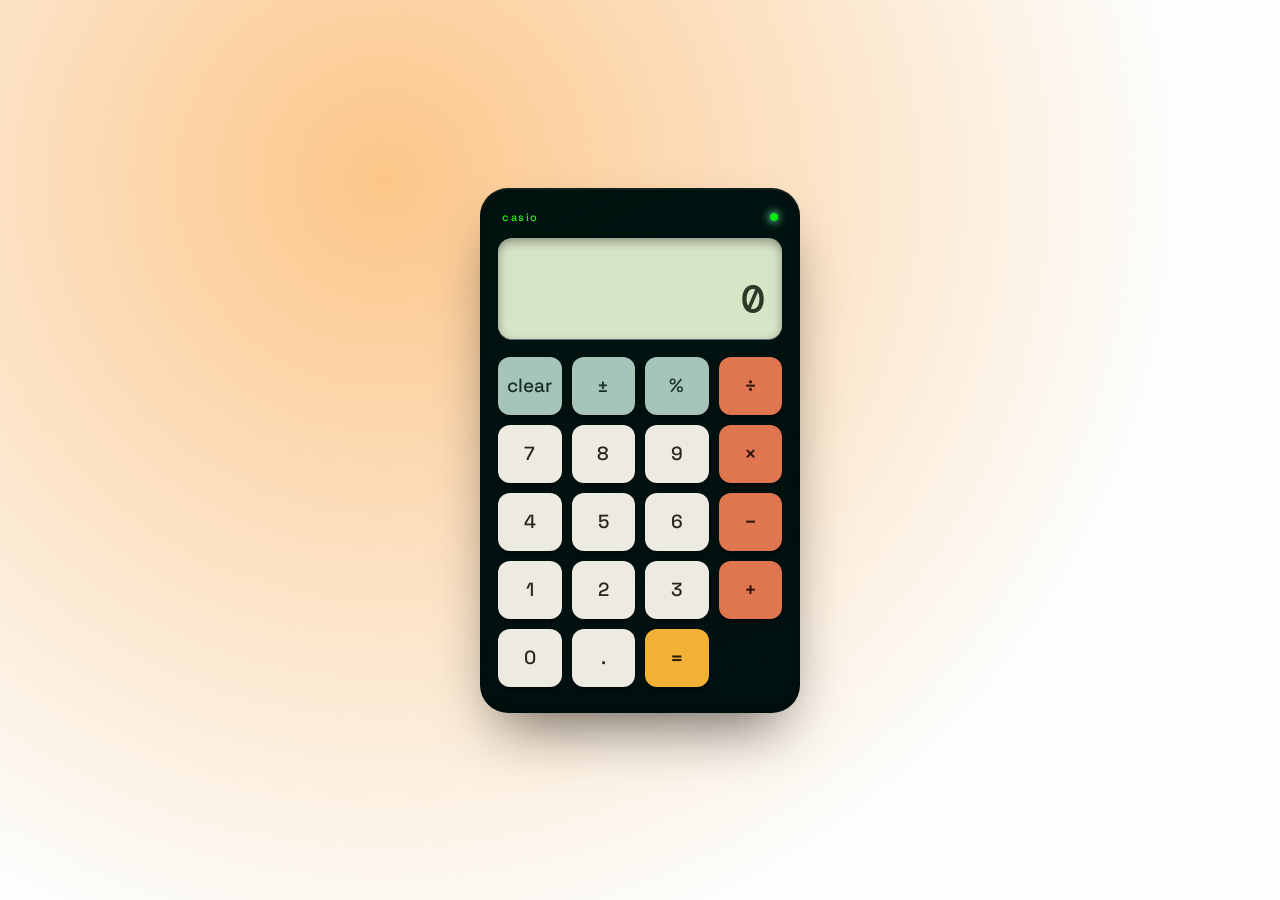
<file: index.html>
<!DOCTYPE html>
<html lang="en">
<head>
<meta charset="UTF-8">
<meta name="viewport" content="width=device-width, initial-scale=1.0">
<title>Calculator</title>
<link rel="stylesheet" href="style.css">
</head>
<body>

  <div class="calculator">
    <div class="brand">
      <span class="brand-name">casio</span>
      <span class="brand-dot" id="powerDot"></span>
    </div>

    <div class="screen">
      <div class="history" id="history"></div>
      <div class="display" id="display">0</div>
    </div>

    <div class="keys">
      <button class="key key--util" data-action="clear">clear</button>
      <button class="key key--util" data-action="sign">±</button>
      <button class="key key--util" data-action="percent">%</button>
      <button class="key key--op" data-action="divide">÷</button>

      <button class="key key--num" data-value="7">7</button>
      <button class="key key--num" data-value="8">8</button>
      <button class="key key--num" data-value="9">9</button>
      <button class="key key--op" data-action="multiply">×</button>

      <button class="key key--num" data-value="4">4</button>
      <button class="key key--num" data-value="5">5</button>
      <button class="key key--num" data-value="6">6</button>
      <button class="key key--op" data-action="subtract">−</button>

      <button class="key key--num" data-value="1">1</button>
      <button class="key key--num" data-value="2">2</button>
      <button class="key key--num" data-value="3">3</button>
      <button class="key key--op" data-action="add">+</button>

      <button class="key key--num key--zero" data-value="0">0</button>
      <button class="key key--num" data-action="decimal">.</button>
      <button class="key key--equals" data-action="equals">=</button>
    </div>
  </div>

<script src="script.js"></script>
</body>
</html>
</file>
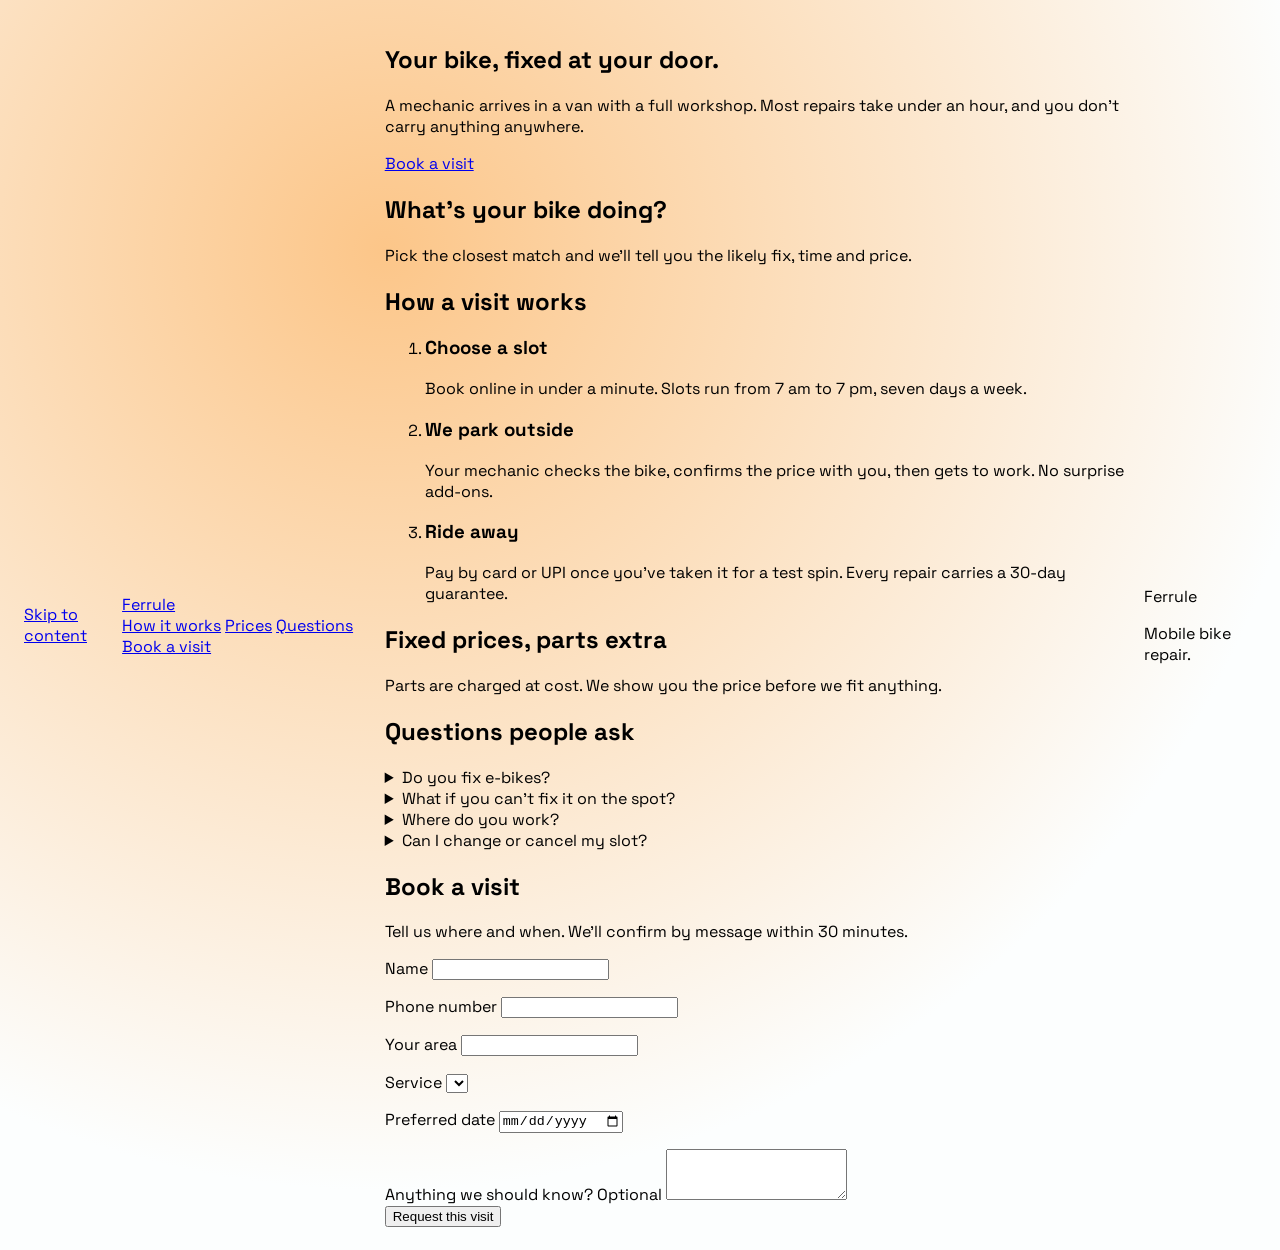
<file: index (1).html>
<!DOCTYPE html>
<html lang="en">
<head>
  <meta charset="UTF-8">
  <meta name="viewport" content="width=device-width, initial-scale=1">
  <title>Ferrule – Bike repair that comes to you</title>
  <meta name="description" content="A mobile bike mechanic with a full workshop in a van. Book a fix, we come to your door.">
  <link rel="preconnect" href="https://fonts.googleapis.com">
  <link rel="preconnect" href="https://fonts.gstatic.com" crossorigin>
  <link href="https://fonts.googleapis.com/css2?family=Bricolage+Grotesque:opsz,wght@12..96,400..800&family=Figtree:wght@400;500;600&display=swap" rel="stylesheet">
  <link rel="stylesheet" href="style.css">
</head>
<body>
  <a class="skip" href="#main">Skip to content</a>

  <header class="site-header">
    <a class="logo" href="#top" aria-label="Ferrule home">Ferrule</a>
    <nav aria-label="Main">
      <a href="#how">How it works</a>
      <a href="#prices">Prices</a>
      <a href="#faq">Questions</a>
      <a class="btn btn-small" href="#book">Book a visit</a>
    </nav>
  </header>

  <main id="main">
    <!-- Hero -->
    <section class="hero" id="top">
      <div class="hero-copy">
        <h1>Your bike, fixed at your door.</h1>
        <p class="lead">A mechanic arrives in a van with a full workshop. Most repairs take under an hour, and you don't carry anything anywhere.</p>
        <a class="btn" href="#book">Book a visit</a>
      </div>

      <div class="picker" aria-labelledby="picker-title">
        <h2 id="picker-title">What's your bike doing?</h2>
        <div class="symptoms" id="symptoms" role="group" aria-label="Symptoms"></div>
        <div class="result" id="result" aria-live="polite">
          <p class="result-empty">Pick the closest match and we'll tell you the likely fix, time and price.</p>
        </div>
      </div>
    </section>

    <!-- How it works -->
    <section class="section" id="how">
      <h2>How a visit works</h2>
      <ol class="steps">
        <li>
          <h3>Choose a slot</h3>
          <p>Book online in under a minute. Slots run from 7 am to 7 pm, seven days a week.</p>
        </li>
        <li>
          <h3>We park outside</h3>
          <p>Your mechanic checks the bike, confirms the price with you, then gets to work. No surprise add-ons.</p>
        </li>
        <li>
          <h3>Ride away</h3>
          <p>Pay by card or UPI once you've taken it for a test spin. Every repair carries a 30-day guarantee.</p>
        </li>
      </ol>
    </section>

    <!-- Prices -->
    <section class="section section-tint" id="prices">
      <h2>Fixed prices, parts extra</h2>
      <p class="section-note">Parts are charged at cost. We show you the price before we fit anything.</p>
      <ul class="price-list" id="price-list"></ul>
    </section>

    <!-- FAQ -->
    <section class="section" id="faq">
      <h2>Questions people ask</h2>
      <div class="faq">
        <details>
          <summary>Do you fix e-bikes?</summary>
          <p>We service the mechanical parts of most e-bikes: brakes, gears, wheels and tyres. We don't open motors or batteries.</p>
        </details>
        <details>
          <summary>What if you can't fix it on the spot?</summary>
          <p>If a repair needs a part we don't carry, we order it and return within two days. You only pay the visit fee once.</p>
        </details>
        <details>
          <summary>Where do you work?</summary>
          <p>Anywhere we can park within reach of you: driveway, street, office car park. Enter your area when you book and we'll confirm coverage.</p>
        </details>
        <details>
          <summary>Can I change or cancel my slot?</summary>
          <p>Yes. Message us up to two hours before the slot and we'll move it or cancel it at no charge.</p>
        </details>
      </div>
    </section>

    <!-- Booking -->
    <section class="section section-book" id="book">
      <div class="book-intro">
        <h2>Book a visit</h2>
        <p>Tell us where and when. We'll confirm by message within 30 minutes.</p>
      </div>

      <form id="book-form" novalidate>
        <div class="field">
          <label for="name">Name</label>
          <input id="name" name="name" type="text" autocomplete="name" required>
          <p class="error" data-error-for="name"></p>
        </div>
        <div class="field">
          <label for="phone">Phone number</label>
          <input id="phone" name="phone" type="tel" autocomplete="tel" inputmode="tel" required>
          <p class="error" data-error-for="phone"></p>
        </div>
        <div class="field">
          <label for="area">Your area</label>
          <input id="area" name="area" type="text" autocomplete="address-level2" required>
          <p class="error" data-error-for="area"></p>
        </div>
        <div class="field">
          <label for="service">Service</label>
          <select id="service" name="service" required></select>
          <p class="error" data-error-for="service"></p>
        </div>
        <div class="field">
          <label for="date">Preferred date</label>
          <input id="date" name="date" type="date" required>
          <p class="error" data-error-for="date"></p>
        </div>
        <div class="field field-wide">
          <label for="notes">Anything we should know? <span class="optional">Optional</span></label>
          <textarea id="notes" name="notes" rows="3"></textarea>
        </div>
        <button class="btn" type="submit">Request this visit</button>
      </form>

      <div class="confirmation" id="confirmation" role="status" hidden></div>
    </section>
  </main>

  <footer class="site-footer">
    <p class="logo">Ferrule</p>
    <p>Mobile bike repair. <span id="year"></span></p>
  </footer>

  <script src="script.js"></script>
</body>
</html>
</file>
<file: style.css>
@import url('https://fonts.googleapis.com/css2?family=Space+Grotesk:wght@400;500;700&family=DM+Mono:wght@400;500&display=swap');

:root {
  --body-teal:   #01130f;
  --body-teal-dk:#011212;
  --screen-bg:   #d7e4c6;
  --screen-ink:  #2c3b28;
  --key-num:     #edeae1;
  --key-num-ink: #26251f;
  --key-util:    #a7c4b8;
  --key-util-ink:#16302a;
  --key-op:      #e0764f;
  --key-op-ink:  #2c140a;
  --key-eq:      #f2b134;
  --key-eq-ink:  #2c1d02;
}

* { box-sizing: border-box; }

body {
  margin: 0;
  min-height: 100vh;
  display: flex;
  align-items: center;
  justify-content: center;
  background:
    radial-gradient(circle at 30% 20%, #fcc689 0%, #fcfefe 70%);
  font-family: 'Space Grotesk', sans-serif;
  padding: 24px;
}

.calculator {
  width: 320px;
  background: linear-gradient(155deg, var(--body-teal) 0%, var(--body-teal-dk) 100%);
  border-radius: 28px;
  padding: 22px 18px 26px;
  box-shadow:
    0 30px 60px -20px rgba(0, 0, 0, 0.6),
    0 2px 0 rgba(255, 255, 255, 0.06) inset,
    0 -6px 18px rgba(0, 0, 0, 0.35) inset;
}

.brand {
  display: flex;
  align-items: center;
  justify-content: space-between;
  padding: 0 4px 14px;
  color: #27f507;
  letter-spacing: 0.14em;
  font-size: 11px;
  font-weight: 500;
}

.brand-dot {
  width: 8px;
  height: 8px;
  border-radius: 50%;
  background: #07eb0e;
  box-shadow: 0 0 8px 1px #6fe3a4;
}

.screen {
  background: var(--screen-bg);
  border-radius: 14px;
  padding: 18px 16px 14px;
  margin-bottom: 18px;
  box-shadow:
    0 4px 10px rgba(0, 0, 0, 0.35) inset,
    0 1px 0 rgba(255, 255, 255, 0.4);
  overflow: hidden;
}

.history {
  min-height: 16px;
  text-align: right;
  font-family: 'DM Mono', monospace;
  font-size: 13px;
  color: rgba(44, 59, 40, 0.55);
  letter-spacing: 0.02em;
  white-space: nowrap;
  overflow: hidden;
  text-overflow: ellipsis;
}

.display {
  text-align: right;
  font-family: 'DM Mono', monospace;
  font-weight: 500;
  font-size: 40px;
  color: var(--screen-ink);
  letter-spacing: 0.02em;
  white-space: nowrap;
  overflow: hidden;
  text-overflow: ellipsis;
  text-shadow: 0 1px 0 rgba(255, 255, 255, 0.3);
}

.keys {
  display: grid;
  grid-template-columns: repeat(4, 1fr);
  gap: 10px;
}

.key {
  border: none;
  border-radius: 12px;
  height: 58px;
  font-family: 'Space Grotesk', sans-serif;
  font-size: 19px;
  font-weight: 500;
  cursor: pointer;
  box-shadow:
    0 3px 0 rgba(0, 0, 0, 0.25),
    0 5px 8px rgba(0, 0, 0, 0.25);
  transition: transform 0.06s ease, box-shadow 0.06s ease;
}

.key:active {
  transform: translateY(3px);
  box-shadow:
    0 0 0 rgba(0, 0, 0, 0.25),
    0 1px 3px rgba(0, 0, 0, 0.25);
}

.key--num {
  background: var(--key-num);
  color: var(--key-num-ink);
}

.key--util {
  background: var(--key-util);
  color: var(--key-util-ink);
}

.key--op {
  background: var(--key-op);
  color: var(--key-op-ink);
  font-size: 21px;
}

.key--eq,
.key--equals {
  background: var(--key-eq);
  color: var(--key-eq-ink);
  font-size: 22px;
}

.key--zero {
  grid-column: span 1;
}

.key.is-active-op {
  outline: 2px solid rgba(255, 255, 255, 0.7);
  outline-offset: -2px;
}

@media (prefers-reduced-motion: reduce) {
  .key { transition: none; }
}

@media (max-width: 360px) {
  .calculator { width: 100%; }
}
</file>
